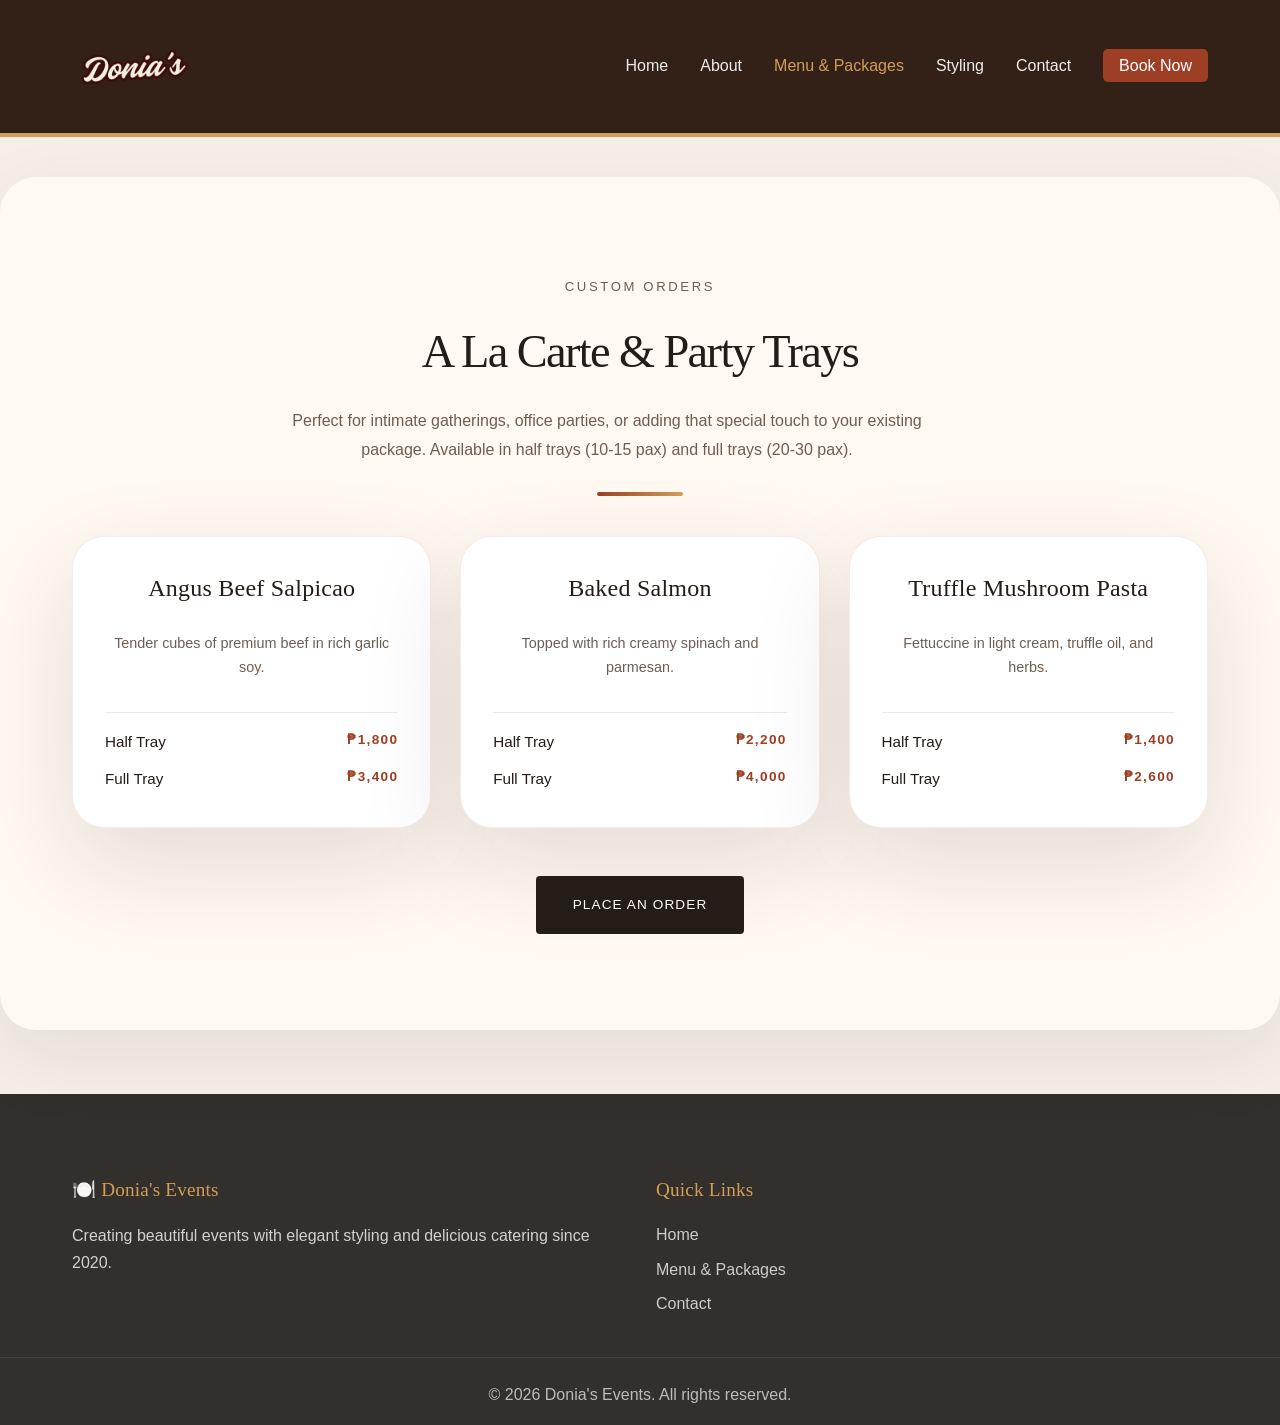
<file: Clark Ver/alacarte.html>
<!DOCTYPE html>
<html lang="en">
<head>
    <meta charset="UTF-8">
    <meta name="viewport" content="width=device-width, initial-scale=1.0">
    <title>A La Carte Menu - Donia's Events</title>
    <link rel="stylesheet" href="styles.css">
</head>
<body>
    <nav class="navbar">
        <div class="nav-container">
            <a href="index.html" class="logo">
                <img src="donias-logo.png" alt="Donia's Events logo" class="logo-img">
            </a>
            <ul class="nav-menu">
                <li><a href="index.html">Home</a></li>
                <li><a href="about.html">About</a></li>
                <li><a href="menu-packages.html" class="active">Menu & Packages</a></li>
                <li><a href="styling.html">Styling</a></li>
                <li><a href="contact.html">Contact</a></li>
                <li><a href="booking.html" class="btn-book">Book Now</a></li>
            </ul>
        </div>
    </nav>

    <main>
        <section class="section page-intro">
            <div class="container">
                <div class="page-header text-center">
                    <p class="eyebrow">Custom Orders</p>
                    <h2>A La Carte & Party Trays</h2>
                    <p>Perfect for intimate gatherings, office parties, or adding that special touch to your existing package. Available in half trays (10-15 pax) and full trays (20-30 pax).</p>
                    <div class="section-divider"></div>
                </div>

                <div class="package-grid">
                    <!-- A La Carte Item 1 -->
                    <div class="package-card" style="padding: 2rem;">
                        <h3 style="font-size: 1.5rem; margin-bottom: 0;">Angus Beef Salpicao</h3>
                        <p style="color: var(--text-muted); font-size: 0.9rem; margin-top: 0;">Tender cubes of premium beef in rich garlic soy.</p>
                        <div style="text-align: left; width: 100%; border-top: 1px solid #eaeaea; padding-top: 1rem; margin-top: 0.5rem;">
                            <div style="display: flex; justify-content: space-between; margin-bottom: 0.5rem;">
                                <span class="menu-item">Half Tray</span>
                                <span class="menu-course" style="margin: 0;">₱1,800</span>
                            </div>
                            <div style="display: flex; justify-content: space-between;">
                                <span class="menu-item">Full Tray</span>
                                <span class="menu-course" style="margin: 0;">₱3,400</span>
                            </div>
                        </div>
                    </div>

                    <!-- A La Carte Item 2 -->
                    <div class="package-card" style="padding: 2rem;">
                        <h3 style="font-size: 1.5rem; margin-bottom: 0;">Baked Salmon</h3>
                        <p style="color: var(--text-muted); font-size: 0.9rem; margin-top: 0;">Topped with rich creamy spinach and parmesan.</p>
                        <div style="text-align: left; width: 100%; border-top: 1px solid #eaeaea; padding-top: 1rem; margin-top: 0.5rem;">
                            <div style="display: flex; justify-content: space-between; margin-bottom: 0.5rem;">
                                <span class="menu-item">Half Tray</span>
                                <span class="menu-course" style="margin: 0;">₱2,200</span>
                            </div>
                            <div style="display: flex; justify-content: space-between;">
                                <span class="menu-item">Full Tray</span>
                                <span class="menu-course" style="margin: 0;">₱4,000</span>
                            </div>
                        </div>
                    </div>

                    <!-- A La Carte Item 3 -->
                    <div class="package-card" style="padding: 2rem;">
                        <h3 style="font-size: 1.5rem; margin-bottom: 0;">Truffle Mushroom Pasta</h3>
                        <p style="color: var(--text-muted); font-size: 0.9rem; margin-top: 0;">Fettuccine in light cream, truffle oil, and herbs.</p>
                        <div style="text-align: left; width: 100%; border-top: 1px solid #eaeaea; padding-top: 1rem; margin-top: 0.5rem;">
                            <div style="display: flex; justify-content: space-between; margin-bottom: 0.5rem;">
                                <span class="menu-item">Half Tray</span>
                                <span class="menu-course" style="margin: 0;">₱1,400</span>
                            </div>
                            <div style="display: flex; justify-content: space-between;">
                                <span class="menu-item">Full Tray</span>
                                <span class="menu-course" style="margin: 0;">₱2,600</span>
                            </div>
                        </div>
                    </div>
                </div>
                
                <div style="text-align: center; margin-top: 3rem;">
                    <a href="booking.html" class="btn btn-primary">Place an Order</a>
                </div>
            </div>
        </section>
    </main>

    <footer class="footer">
        <div class="container footer-content">
            <div class="footer-section">
                <h4>🍽️ Donia's Events</h4>
                <p>Creating beautiful events with elegant styling and delicious catering since 2020.</p>
            </div>
            <div class="footer-section">
                <h4>Quick Links</h4>
                <ul>
                    <li><a href="index.html">Home</a></li>
                    <li><a href="menu-packages.html">Menu & Packages</a></li>
                    <li><a href="contact.html">Contact</a></li>
                </ul>
            </div>
        </div>
        <div class="footer-bottom">
            <p>&copy; 2026 Donia's Events. All rights reserved.</p>
        </div>
    </footer>
    <script src="script.js"></script>
</body>
</html>
</file>
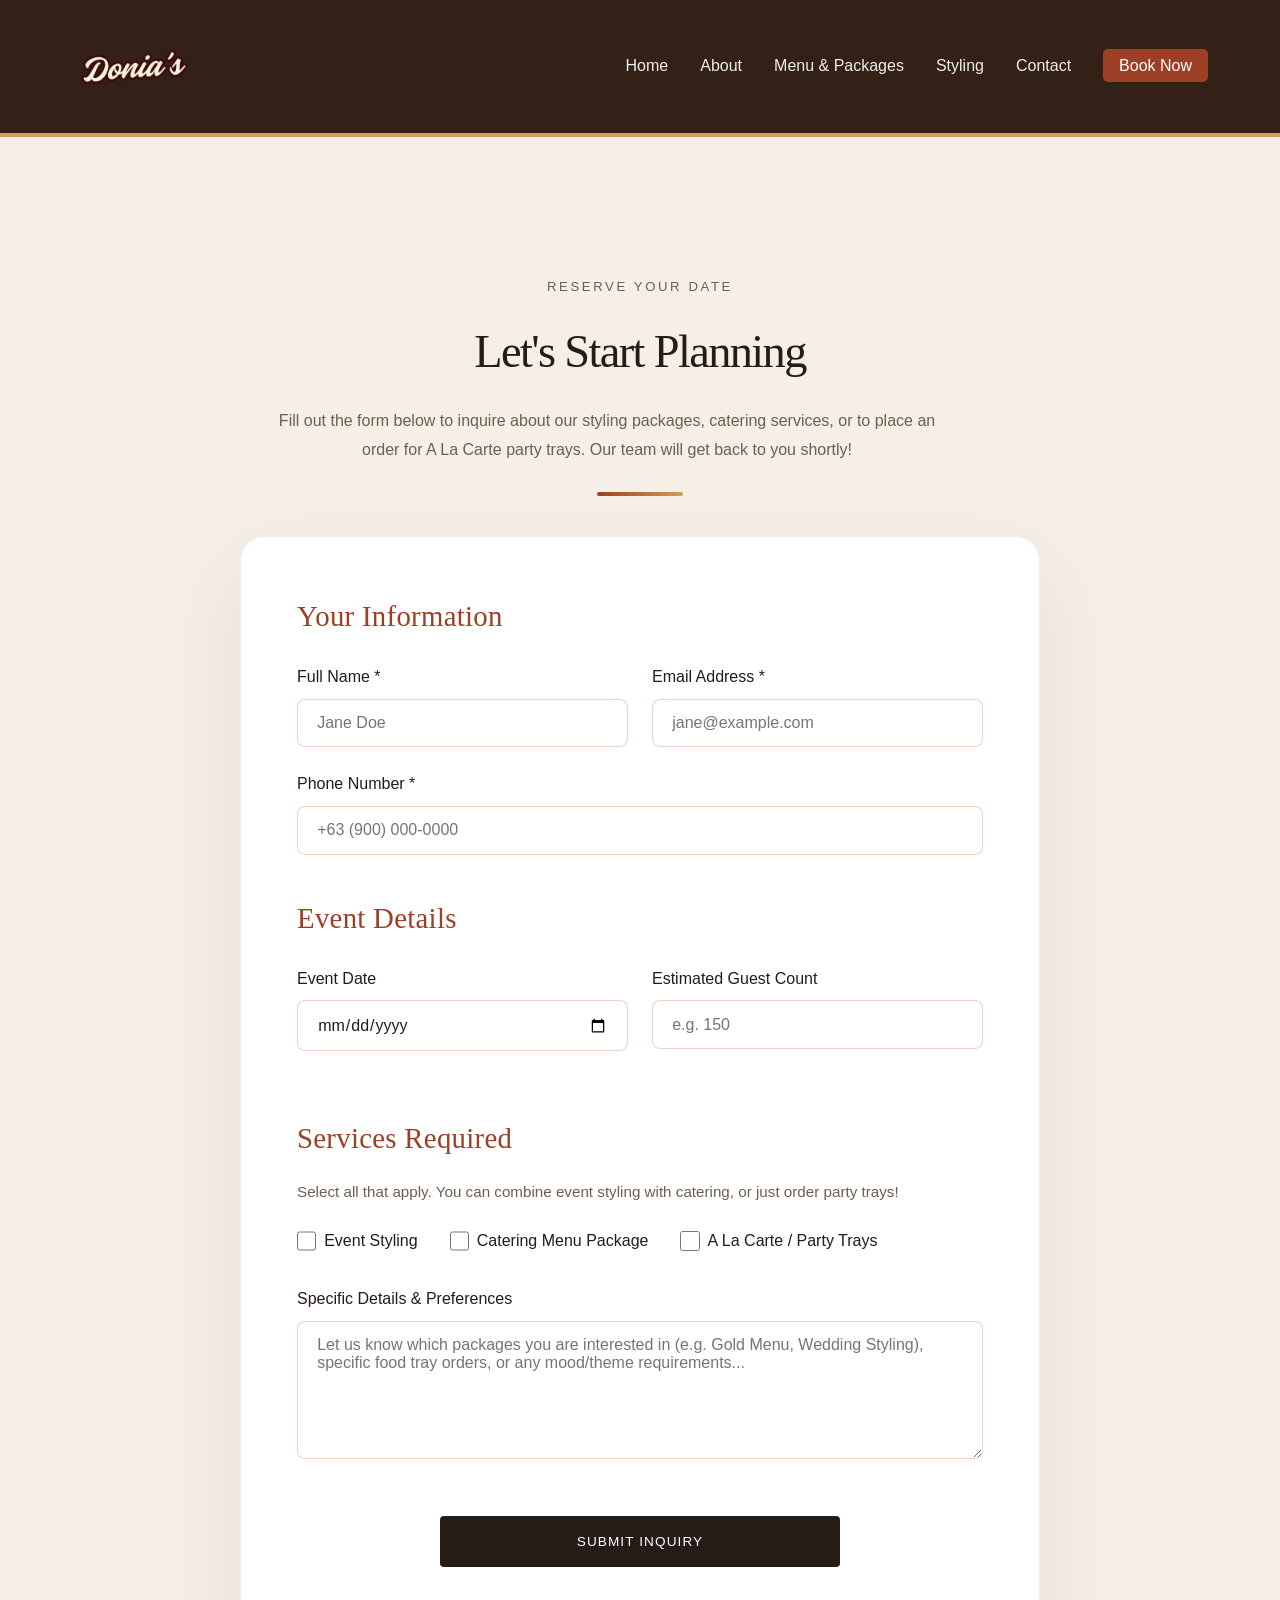
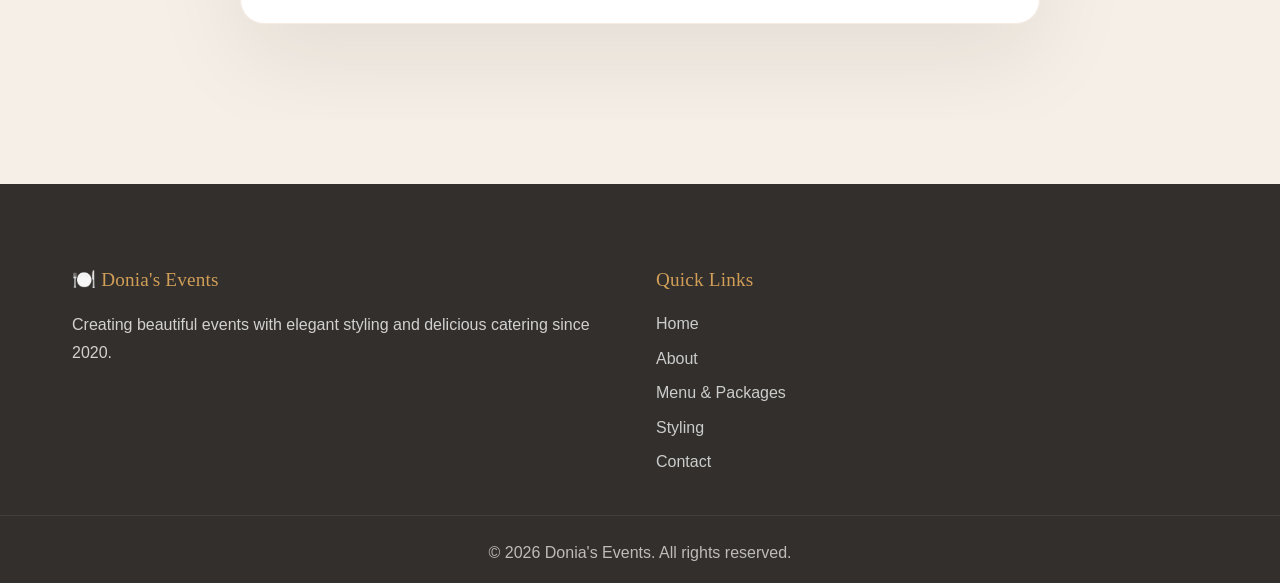
<file: Clark Ver/booking.html>
<!DOCTYPE html>
<html lang="en">
<head>
    <meta charset="UTF-8">
    <meta name="viewport" content="width=device-width, initial-scale=1.0">
    <title>Book Now - Donia's Events</title>
    <link rel="stylesheet" href="styles.css">
</head>
<body>
    <nav class="navbar">
        <div class="nav-container">
            <a href="index.html" class="logo">
                <img src="donias-logo.png" alt="Donia's Events logo" class="logo-img">
            </a>
            <ul class="nav-menu">
                <li><a href="index.html">Home</a></li>
                <li><a href="about.html">About</a></li>
                <li><a href="menu-packages.html">Menu & Packages</a></li>
                <li><a href="styling.html">Styling</a></li>
                <li><a href="contact.html">Contact</a></li>
                <li><a href="booking.html" class="btn-book active">Book Now</a></li>
            </ul>
        </div>
    </nav>

    <main>
        <section class="section page-intro" style="background: transparent; box-shadow: none;">
            <div class="container">
                <div class="page-header text-center">
                    <p class="eyebrow">Reserve Your Date</p>
                    <h2>Let's Start Planning</h2>
                    <p>Fill out the form below to inquire about our styling packages, catering services, or to place an order for A La Carte party trays. Our team will get back to you shortly!</p>
                    <div class="section-divider"></div>
                </div>

                <!-- BOOKING FORM -->
                <form class="booking-form" action="#" method="POST">
                    <h3 style="margin-bottom: 1.5rem; color: var(--primary-color); font-size: 1.8rem;">Your Information</h3>
                    <div class="form-row">
                        <div class="form-group">
                            <label class="form-label">Full Name *</label>
                            <input type="text" class="form-control" placeholder="Jane Doe" required>
                        </div>
                        <div class="form-group">
                            <label class="form-label">Email Address *</label>
                            <input type="email" class="form-control" placeholder="jane@example.com" required>
                        </div>
                    </div>
                    <div class="form-group">
                        <label class="form-label">Phone Number *</label>
                        <input type="tel" class="form-control" placeholder="+63 (900) 000-0000" required>
                    </div>

                    <h3 style="margin: 2.5rem 0 1.5rem; color: var(--primary-color); font-size: 1.8rem;">Event Details</h3>
                    <div class="form-row">
                        <div class="form-group">
                            <label class="form-label">Event Date</label>
                            <input type="date" class="form-control">
                        </div>
                        <div class="form-group">
                            <label class="form-label">Estimated Guest Count</label>
                            <input type="number" class="form-control" placeholder="e.g. 150">
                        </div>
                    </div>

                    <h3 style="margin: 2.5rem 0 1rem; color: var(--primary-color); font-size: 1.8rem;">Services Required</h3>
                    <p style="color: var(--text-muted); margin-bottom: 1.5rem; font-size: 0.95rem;">Select all that apply. You can combine event styling with catering, or just order party trays!</p>
                    
                    <div class="form-group checkbox-group">
                        <label class="checkbox-label"><input type="checkbox" name="services" value="Styling"> Event Styling</label>
                        <label class="checkbox-label"><input type="checkbox" name="services" value="Catering"> Catering Menu Package</label>
                        <label class="checkbox-label"><input type="checkbox" name="services" value="Alacarte"> A La Carte / Party Trays</label>
                    </div>

                    <div class="form-group" style="margin-top: 2rem;">
                        <label class="form-label">Specific Details & Preferences</label>
                        <textarea class="form-control" rows="6" placeholder="Let us know which packages you are interested in (e.g. Gold Menu, Wedding Styling), specific food tray orders, or any mood/theme requirements..."></textarea>
                    </div>

                    <div style="text-align: center; margin-top: 3rem;">
                        <button type="submit" class="btn btn-primary" style="width: 100%; max-width: 400px;">Submit Inquiry</button>
                    </div>
                </form>
            </div>
        </section>
    </main>

    <footer class="footer">
        <div class="container footer-content">
            <div class="footer-section">
                <h4>🍽️ Donia's Events</h4>
                <p>Creating beautiful events with elegant styling and delicious catering since 2020.</p>
            </div>
            <div class="footer-section">
                <h4>Quick Links</h4>
                <ul>
                    <li><a href="index.html">Home</a></li>
                    <li><a href="about.html">About</a></li>
                    <li><a href="menu-packages.html">Menu & Packages</a></li>
                    <li><a href="styling.html">Styling</a></li>
                    <li><a href="contact.html">Contact</a></li>
                </ul>
            </div>
        </div>
        <div class="footer-bottom">
            <p>&copy; 2026 Donia's Events. All rights reserved.</p>
        </div>
    </footer>

    <script src="script.js"></script>
</body>
</html>
</file>
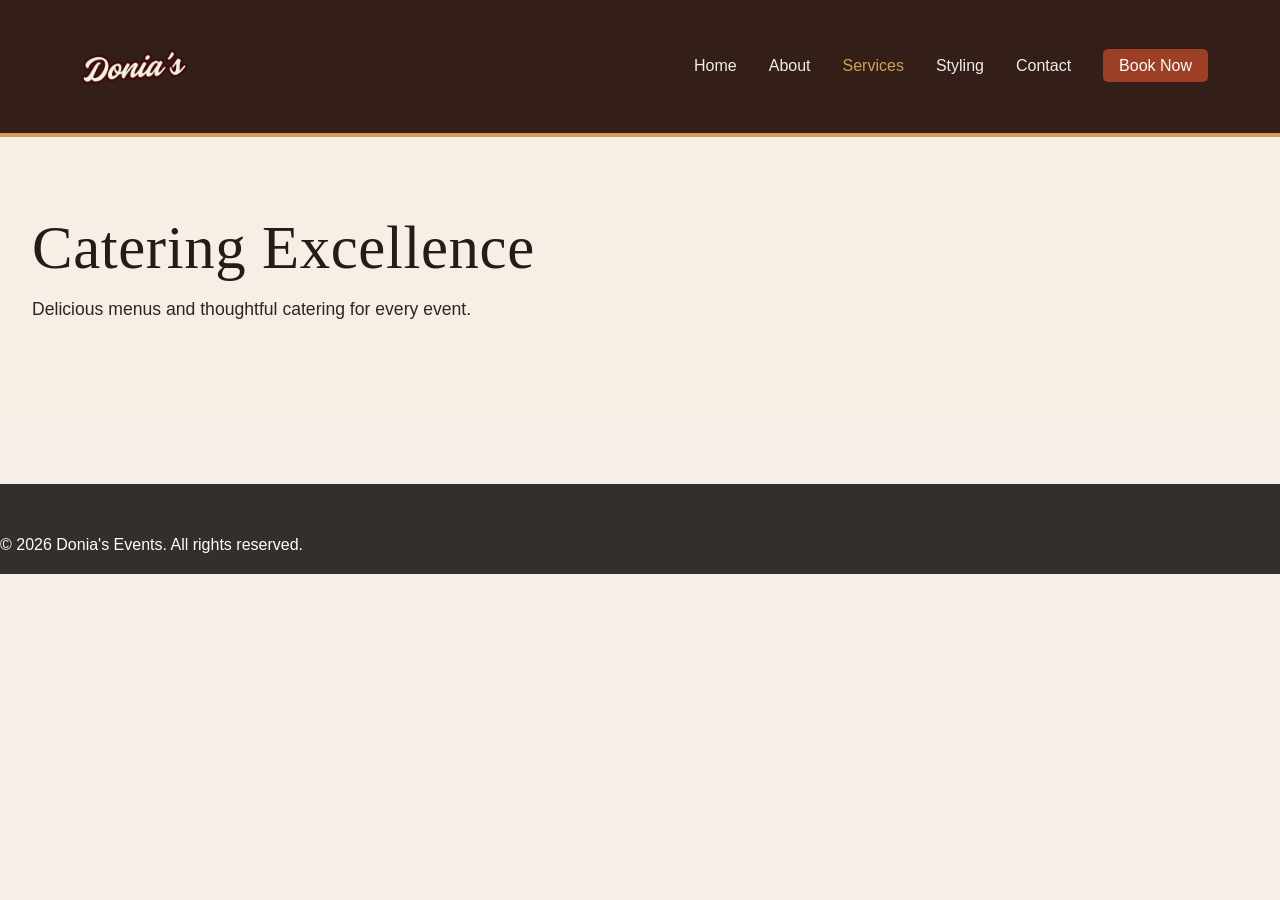
<file: Clark Ver/services.html>
<!DOCTYPE html>
<html lang="en">
<head>
    <meta charset="UTF-8">
    <meta name="viewport" content="width=device-width, initial-scale=1.0">
    <title>Catering - Donia's Events</title>
    <link rel="stylesheet" href="styles.css">
</head>
<body>
    <nav class="navbar">
        <div class="nav-container">
            <a href="index.html" class="logo">
                <img src="donias-logo.png" alt="Donia's Events logo" class="logo-img">
            </a>
            <ul class="nav-menu">
                <li><a href="index.html">Home</a></li>
                <li><a href="about.html">About</a></li>
                <li><a href="services.html" class="active">Services</a></li>
                <li><a href="styling.html">Styling</a></li>
                <li><a href="contact.html">Contact</a></li>
                <li><a href="booking.html" class="btn-book">Book Now</a></li>
            </ul>
        </div>
    </nav>

    <main>
        <section class="hero">
            <div class="hero-content">
                <h1>Catering Excellence</h1>
                <p>Delicious menus and thoughtful catering for every event.</p>
            </div>
        </section>
    </main>

    <footer class="footer">
        <p>&copy; 2026 Donia's Events. All rights reserved.</p>
    </footer>

    <script src="script.js"></script>
</body>
</html>
</file>
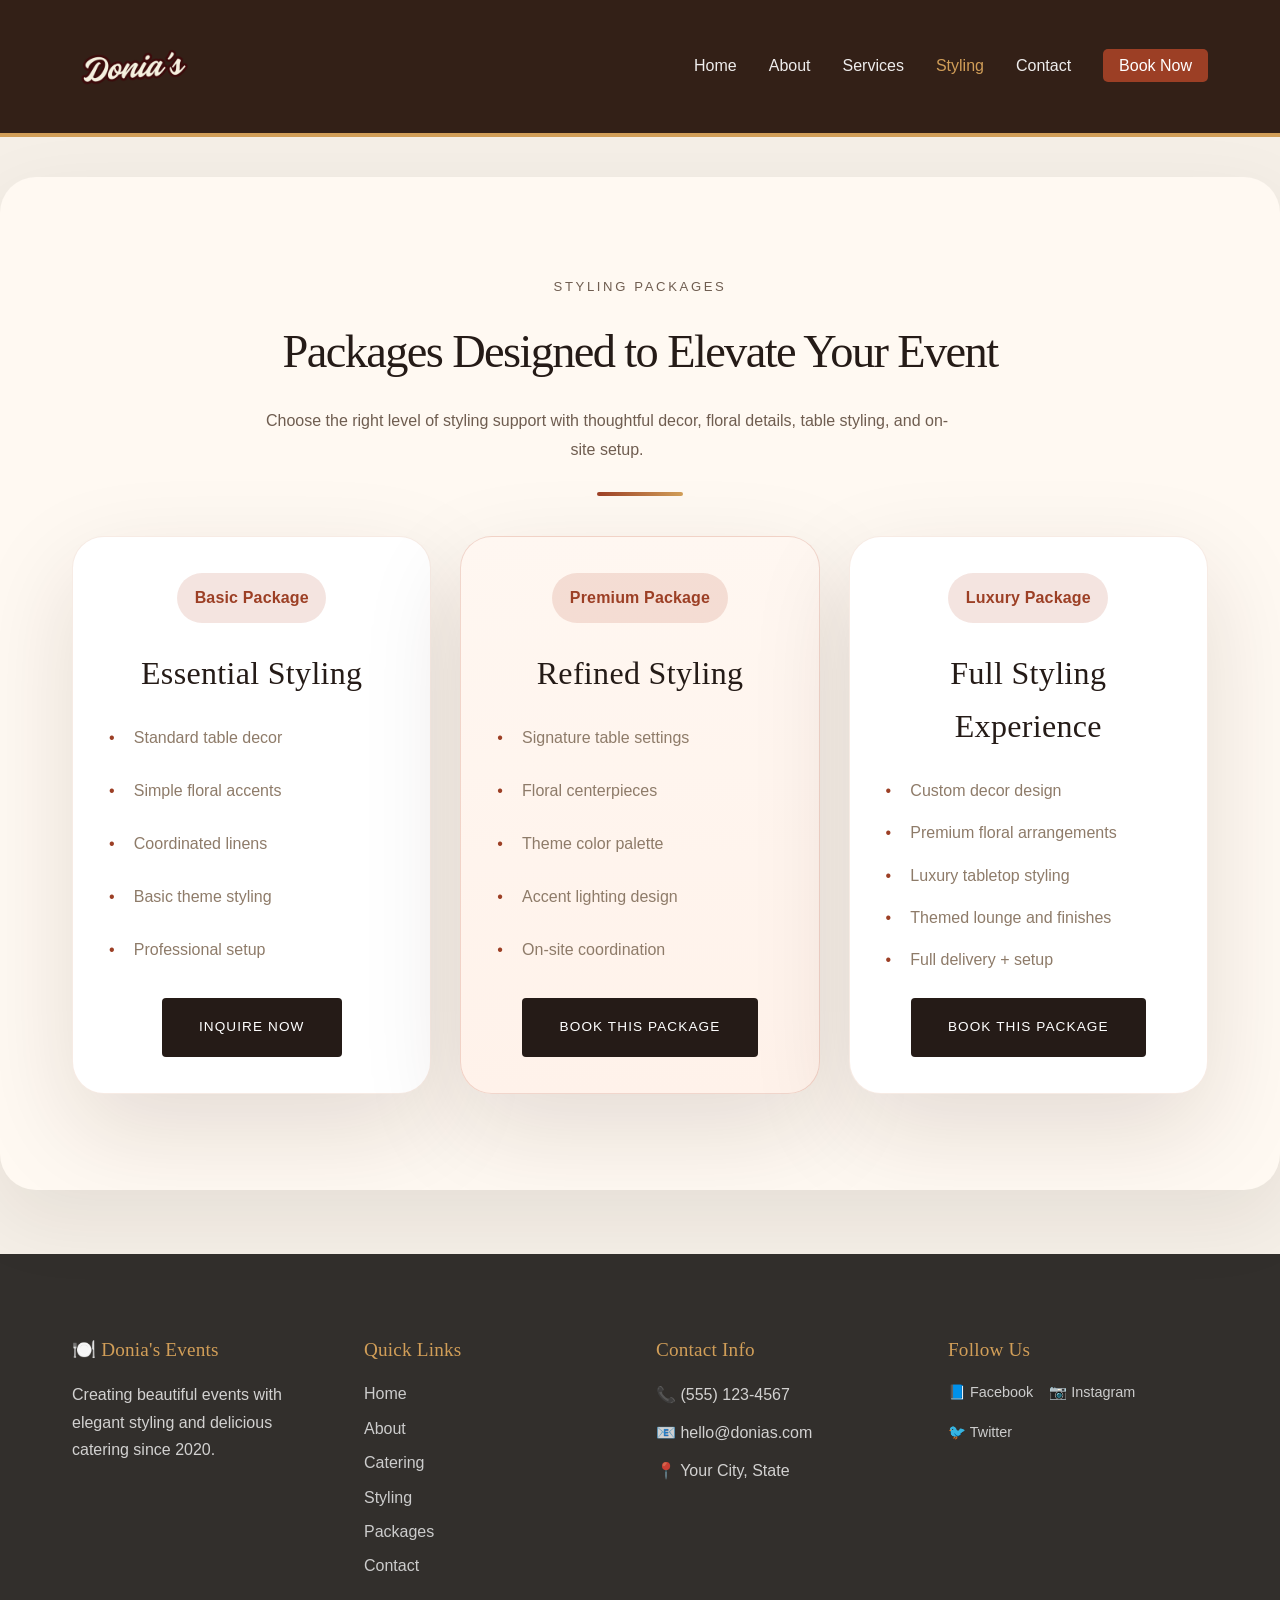
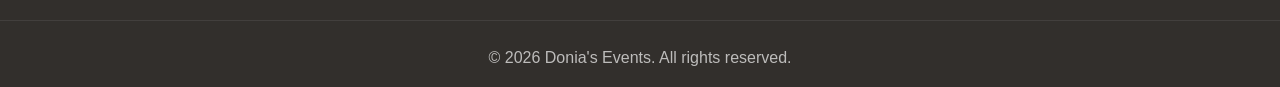
<file: Clark Ver/styling-packages.html>
<!DOCTYPE html>
<html lang="en">
<head>
    <meta charset="UTF-8">
    <meta name="viewport" content="width=device-width, initial-scale=1.0">
    <title>Styling Packages - Donia's Events</title>
    <link rel="stylesheet" href="styles.css">
</head>
<body>
    <nav class="navbar">
        <div class="nav-container">
            <a href="index.html" class="logo">
                <img src="donias-logo.png" alt="Donia's Events logo" class="logo-img">
            </a>
            <ul class="nav-menu">
                <li><a href="index.html">Home</a></li>
                <li><a href="about.html">About</a></li>
                <li><a href="services.html">Services</a></li>
                <li><a href="styling.html" class="active">Styling</a></li>
                <li><a href="contact.html">Contact</a></li>
                <li><a href="booking.html" class="btn-book">Book Now</a></li>
            </ul>
        </div>
    </nav>

    <main>
        <section class="section page-intro">
            <div class="container">
                <div class="page-header text-center">
                    <p class="eyebrow">Styling Packages</p>
                    <h2>Packages Designed to Elevate Your Event</h2>
                    <p>Choose the right level of styling support with thoughtful decor, floral details, table styling, and on-site setup.</p>
                    <div class="section-divider"></div>
                </div>

                <!-- PACKAGE CONTENT -->
                <div class="package-grid">
                    <article class="package-card reveal-item">
                        <div class="package-badge">Basic Package</div>
                        <h3>Essential Styling</h3>
                        <ul>
                            <li>Standard table decor</li>
                            <li>Simple floral accents</li>
                            <li>Coordinated linens</li>
                            <li>Basic theme styling</li>
                            <li>Professional setup</li>
                        </ul>
                        <a href="contact.html" class="btn btn-primary">Inquire Now</a>
                    </article>

                    <article class="package-card package-premium reveal-item">
                        <div class="package-badge">Premium Package</div>
                        <h3>Refined Styling</h3>
                        <ul>
                            <li>Signature table settings</li>
                            <li>Floral centerpieces</li>
                            <li>Theme color palette</li>
                            <li>Accent lighting design</li>
                            <li>On-site coordination</li>
                        </ul>
                        <a href="contact.html" class="btn btn-primary">Book This Package</a>
                    </article>

                    <article class="package-card reveal-item">
                        <div class="package-badge">Luxury Package</div>
                        <h3>Full Styling Experience</h3>
                        <ul>
                            <li>Custom decor design</li>
                            <li>Premium floral arrangements</li>
                            <li>Luxury tabletop styling</li>
                            <li>Themed lounge and finishes</li>
                            <li>Full delivery + setup</li>
                        </ul>
                        <a href="contact.html" class="btn btn-primary">Book This Package</a>
                    </article>
                </div>
            </div>
        </section>
    </main>

    <footer class="footer">
        <div class="container footer-content">
            <div class="footer-section">
                <h4>🍽️ Donia's Events</h4>
                <p>Creating beautiful events with elegant styling and delicious catering since 2020.</p>
            </div>
            <div class="footer-section">
                <h4>Quick Links</h4>
                <ul>
                    <li><a href="index.html">Home</a></li>
                    <li><a href="about.html">About</a></li>
                    <li><a href="services.html">Catering</a></li>
                    <li><a href="styling.html">Styling</a></li>
                    <li><a href="styling-packages.html">Packages</a></li>
                    <li><a href="contact.html">Contact</a></li>
                </ul>
            </div>
            <div class="footer-section">
                <h4>Contact Info</h4>
                <p>📞 (555) 123-4567</p>
                <p>📧 hello@donias.com</p>
                <p>📍 Your City, State</p>
            </div>
            <div class="footer-section">
                <h4>Follow Us</h4>
                <div class="social-links">
                    <a href="#" class="social-link">📘 Facebook</a>
                    <a href="#" class="social-link">📷 Instagram</a>
                    <a href="#" class="social-link">🐦 Twitter</a>
                </div>
            </div>
        </div>
        <div class="footer-bottom">
            <p>&copy; 2026 Donia's Events. All rights reserved.</p>
        </div>
    </footer>

    <script src="script.js"></script>
</body>
</html>
</file>
<file: Clark Ver/styles.css>
/* ===== VARIABLES (Color Palette) ===== */
:root {
    --primary-color: #9c3f25;    /* Warm auburn */
    --accent-color: #d19e58;     /* Golden bronze */
    --accent-strong: #95512b;    /* Rich accent */
    --bg-color: #f5efe7;         /* Soft cream */
    --surface-ivory: #fff9f2;    /* Light ivory */
    --surface-cream: #f7efe5;    /* Warm cream */
    --surface-sand: #ede2d7;     /* Muted sand */
    --surface-warm: #e7d6c8;     /* Warm taupe */
    --surface-charcoal: #322f2c; /* Deep contrast */
    --text-dark: #251b17;        /* Rich dark text */
    --dark-text: #251b17;        /* Legacy dark text alias */
    --text-muted: #6f5d50;       /* Soft secondary text */
    --light-text: #8e7b69;      /* Warm secondary text */
    --text-light: #f4ede7;       /* Light text on dark sections */
    --white: #ffffff;
    --border-color: rgba(209, 156, 105, 0.26);
    --shadow-soft: rgba(34, 23, 17, 0.12);
}

/* ===== GLOBAL STYLES ===== */
* {
    margin: 0;
    padding: 0;
    box-sizing: border-box;
}

body {
    font-family: "Inter", "Segoe UI", "Helvetica Neue", Arial, sans-serif;
    line-height: 1.65;
    color: var(--text-dark);
    background: var(--bg-color);
}

a {
    text-decoration: none;
    color: inherit;
}

h1, h2, h3, h4, h5, h6 {
    font-family: "Playfair Display", "Georgia", serif;
    letter-spacing: 0.01em;
    font-weight: 400;
}

.text-center {
    text-align: center;
}

/* ===== NAVBAR STYLES ===== */
.navbar {
    background-color: rgba(43, 23, 15, 0.96);
    border-bottom: 4px solid var(--accent-color);
    position: sticky;
    top: 0;
    z-index: 100;
}

.nav-container {
    max-width: 1200px;
    margin: 0 auto;
    padding: 0.4rem 2rem;
    display: flex;
    justify-content: space-between;
    align-items: center;
}

.logo {
    display: flex;
    align-items: center;
    gap: 0.85rem;
    font-size: 1.2rem;
    font-weight: 500;
    font-family: "Playfair Display", "Georgia", serif;
    color: var(--white);
}

.logo-img {
    width: 120px;
    height: auto;
}

.nav-menu {
    display: flex;
    list-style: none;
    gap: 2rem;
    align-items: center;
}

.nav-menu a {
    color: rgba(255,255,255,0.92);
    font-weight: 500;
    transition: color 0.3s ease;
}

.nav-menu a:hover,
.nav-menu a.active {
    color: var(--accent-color);
}

.btn-book {
    background-color: var(--primary-color);
    color: var(--white) !important;
    padding: 0.5rem 1rem;
    border-radius: 5px;
    transition: background-color 0.3s;
}

.btn-book:hover {
    background-color: #b85a4a;
}

/* ===== HERO SECTION ===== */
.hero, .hero-panel {
    background: var(--surface-cream);
    color: var(--text-dark);
    padding: 5rem 2rem 6rem;
    text-align: left;
    position: relative;
    overflow: hidden;
}

.hero-content h1 {
    font-size: clamp(2.8rem, 5vw, 3.8rem);
    margin-bottom: 1rem;
    line-height: 1.02;
}

.hero-content p {
    font-size: 1.1rem;
    opacity: 0.95;
}

.hero-title {
    font-size: 3.7rem;
    margin-bottom: 1rem;
    font-weight: 800;
    line-height: 1.05;
}

.hero-highlight {
    color: var(--primary-color);
}

.hero-subtitle {
    font-size: 1.35rem;
    margin-bottom: 1.5rem;
    opacity: 0.9;
}

.hero-buttons {
    display: flex;
    gap: 1rem;
    justify-content: flex-start;
    flex-wrap: wrap;
}

.btn {
    display: inline-block;
    padding: 1rem 2.2rem;
    border-radius: 4px;
    font-weight: 500;
    letter-spacing: 0.08em;
    text-transform: uppercase;
    font-size: 0.85rem;
    text-align: center;
    transition: transform 0.25s ease, box-shadow 0.25s ease, background 0.25s ease;
    text-decoration: none;
}

.btn-primary {
    background: var(--text-dark);
    color: var(--white);
    border: 2px solid transparent;
}

.btn-primary:hover {
    background: var(--accent-color);
}

.btn-secondary {
    background-color: transparent;
    color: var(--text-dark);
    border: 1px solid var(--text-dark);
}

.btn-secondary:hover {
    background-color: rgba(255,255,255,1);
    color: var(--primary-color);
}

.hero-grid {
    display: flex;
    align-items: center;
    justify-content: space-between;
    gap: 2rem;
    flex-wrap: wrap;
}

.hero-copy {
    max-width: 560px;
    text-align: left;
}

.eyebrow {
    display: inline-block;
    margin-bottom: 1rem;
    letter-spacing: 0.2em;
    text-transform: uppercase;
    color: var(--primary-color);
    font-size: 0.82rem;
}

.hero-subtitle {
    font-size: 1.2rem;
    max-width: 520px;
    margin-bottom: 2rem;
    color: var(--dark-text);
    line-height: 1.7;
}

.hero-image {
    width: 100%;
    max-width: 520px;
    min-height: 420px;
    border-radius: 200px 200px 0 0; /* Creates an elegant arch */
    margin-bottom: 2rem;
    overflow: hidden;
    box-shadow: 0 20px 50px rgba(0,0,0,0.06);
    background-color: #fff3e8;
}

.hero-slider {
    position: relative;
    width: 100%;
    height: 100%;
}

.slide {
    position: absolute;
    inset: 0;
    background-size: cover;
    background-position: center;
    opacity: 0;
    transform: scale(1);
    animation: slideFade 12s infinite ease-in-out;
    border-radius: 32px;
}

.slide-1 {
    background-image: linear-gradient(rgba(0,0,0,0.03), rgba(0,0,0,0.03)), url('hero-slide-1.jpg');
    animation-delay: 0s;
}

.slide-2 {
    background-image: linear-gradient(rgba(0,0,0,0.03), rgba(0,0,0,0.03)), url('hero-slide-2.jpg');
    animation-delay: 4s;
}

.slide-3 {
    background-image: linear-gradient(rgba(0,0,0,0.03), rgba(0,0,0,0.03)), url('hero-slide-3.jpg');
    animation-delay: 8s;
}

@keyframes slideFade {
    0%, 8% {
        opacity: 0;
        transform: scale(1);
    }
    10%, 30% {
        opacity: 1;
        transform: scale(1.03);
    }
    32%, 100% {
        opacity: 0;
        transform: scale(1.08);
    }
}

.hero-wave {
    position: absolute;
    left: 0;
    right: 0;
    bottom: -20px;
    height: 120px;
    background: var(--surface-ivory);
    border-radius: 0 0 48% 48% / 0 0 100% 100%;
}

.page-intro {
    position: relative;
    background: var(--surface-ivory);
    padding: 4rem 2rem;
    border-radius: 42px;
    box-shadow: 0 40px 105px var(--shadow-soft);
    margin-bottom: 3rem;
}

.page-header {
    position: relative;
    z-index: 1;
    max-width: 760px;
    margin: 0 auto 2.5rem;
}

.page-header h2 {
    font-size: clamp(2.9rem, 3.5vw, 3.5rem);
    margin-bottom: 1rem;
    letter-spacing: -0.035em;
}

.page-header p {
    color: var(--text-muted);
    line-height: 1.8;
    max-width: 78ch;
}

.section-divider {
    width: 86px;
    height: 4px;
    margin: 1.7rem auto 0;
    background: linear-gradient(90deg, var(--primary-color), var(--accent-color));
    border-radius: 999px;
}

.hero-panel {
    padding: 4.5rem 0 3.5rem;
    background: transparent;
}

.hero-panel-grid {
    display: grid;
    grid-template-columns: minmax(0, 1.1fr) minmax(360px, 1fr);
    gap: 2rem;
    align-items: center;
}

.hero-copy h1 {
    font-size: clamp(2.8rem, 4vw, 4.2rem);
    line-height: 1.05;
    margin-bottom: 1rem;
}

.hero-text {
    font-size: 1.05rem;
    color: var(--light-text);
    max-width: 620px;
    margin-bottom: 2rem;
}

.hero-visual {
    position: relative;
    min-height: 420px;
    border-radius: 200px 200px 0 0;
    background: var(--surface-cream);
    box-shadow: 0 20px 60px rgba(46, 24, 16, 0.05);
    overflow: hidden;
}

.hero-visual:before {
    display: none;
}

.hero-visual-shape {
    position: absolute;
    left: 12%;
    top: 10%;
    width: 82%;
    height: 78%;
    border-radius: 32px;
    border: 2px solid rgba(212, 147, 107, 0.3);
    box-shadow: inset 0 0 0 1px rgba(255,255,255,0.35);
    background: linear-gradient(180deg, rgba(255,255,255,0.45), rgba(255,255,255,0.1));
}

.hero-visual-panel {
    position: absolute;
    bottom: 24px;
    left: 24px;
    right: 24px;
    padding: 1.75rem 1.5rem;
    background: rgba(255,255,255,0.85);
    border-radius: 24px;
    border: 1px solid rgba(212, 147, 107, 0.15);
    backdrop-filter: blur(10px);
}

.hero-visual-tag {
    display: inline-block;
    padding: 0.55rem 1rem;
    border-radius: 999px;
    background: rgba(179, 65, 36, 0.12);
    color: var(--primary-color);
    font-weight: 700;
    margin-bottom: 0.75rem;
}

.hero-visual-band {
    height: 6px;
    width: 86px;
    border-radius: 999px;
    background: linear-gradient(90deg, var(--primary-color), var(--accent-color));
}

.photo-grid {
    display: grid;
    grid-template-columns: repeat(3, minmax(0, 1fr));
    gap: 1.35rem;
    margin-top: 2rem;
}

.photo-card {
    border-radius: 120px 120px 0 0;
    overflow: hidden;
    background: #fff;
    box-shadow: 0 15px 40px rgba(38, 24, 16, 0.04);
    border: 1px solid var(--surface-sand);
    transition: transform 0.35s ease, box-shadow 0.35s ease;
}

.photo-card:hover {
    transform: translateY(-5px);
    box-shadow: 0 25px 50px rgba(38, 24, 16, 0.08);
}

.photo-swatch {
    min-height: 260px;
    background-size: cover;
    background-position: center;
    position: relative;
}

.photo-swatch::after {
    content: '';
    position: absolute;
    inset: 0;
    background: linear-gradient(180deg, rgba(0,0,0,0.08), transparent 45%, rgba(0,0,0,0.05));
}

.photo-card span {
    display: block;
    padding: 1.4rem 1.5rem;
    font-weight: 700;
    color: var(--dark-text);
}

.category-panel {
    padding: 4rem 2rem 3.5rem;
    background: var(--surface-sand);
    border-radius: 40px;
    box-shadow: 0 36px 92px rgba(38, 24, 16, 0.08);
}

.category-grid {
    display: grid;
    grid-template-columns: repeat(3, minmax(0, 1fr));
    gap: 1rem;
    margin-top: 1.8rem;
}

.category-chip {
    display: inline-flex;
    align-items: center;
    justify-content: center;
    padding: 1rem 1.4rem;
    border-radius: 999px;
    border: 1px solid rgba(209, 150, 103, 0.24);
    background: rgba(255,255,255,0.96);
    color: var(--text-dark);
    font-weight: 700;
    box-shadow: 0 14px 34px rgba(38, 24, 16, 0.1);
    transition: transform 0.25s ease, background 0.25s ease, border-color 0.25s ease, color 0.25s ease;
    text-decoration: none;
}

.category-chip:hover {
    background: var(--accent-color);
    color: var(--white);
    transform: translateY(-3px);
    border-color: var(--accent-color);
}

.cta-grid {
    display: grid;
    grid-template-columns: repeat(2, minmax(0, 1fr));
    gap: 1.5rem;
    align-items: stretch;
}

.cta-card {
    display: block;
    padding: 2rem;
    border-radius: 28px;
    background: #fff;
    border: 1px solid rgba(212, 147, 107, 0.16);
    box-shadow: 0 32px 80px rgba(45, 22, 12, 0.09);
    color: var(--dark-text);
    transition: transform 0.25s ease, box-shadow 0.25s ease;
}

.cta-card:hover {
    transform: translateY(-3px);
    box-shadow: 0 40px 90px rgba(45, 22, 12, 0.14);
}

.cta-card h3 {
    margin-bottom: 1rem;
}

.cta-card p {
    color: var(--light-text);
    line-height: 1.8;
}

.gallery-tabs {
    display: flex;
    flex-wrap: wrap;
    gap: 0.9rem;
    justify-content: center;
    margin-top: 1.5rem;
}

.filter-button {
    border: 1px solid rgba(212, 147, 107, 0.25);
    background: rgba(255,255,255,0.95);
    color: var(--dark-text);
    padding: 0.95rem 1.35rem;
    border-radius: 999px;
    cursor: pointer;
    font-weight: 700;
    transition: background 0.25s ease, color 0.25s ease, transform 0.25s ease;
}

.filter-button.active,
.filter-button:hover {
    background: var(--accent-color);
    color: var(--white);
    border-color: var(--accent-color);
    transform: translateY(-2px);
}

.swatch-1 { background: url('gallery-wedding-tablescape.jpg') center/cover; }
.swatch-2 { background: url('gallery-debut-floral.jpg') center/cover; }
.swatch-3 { background: url('gallery-corporate-reception.jpg') center/cover; }
.swatch-4 { background: url('gallery-garden-lounge.jpg') center/cover; }
.swatch-5 { background: url('gallery-rustic-gathering.jpg') center/cover; }
.swatch-6 { background: url('gallery-elegant-evening.jpg') center/cover; }
.swatch-7 { background: url('gallery-arched-ceremony.jpg') center/cover; }
.swatch-8 { background: url('gallery-executive-table.jpg') center/cover; }

.gallery-grid {
    display: grid;
    grid-template-columns: repeat(12, minmax(0, 1fr));
    gap: 1.5rem;
    margin-top: 2rem;
}

.gallery-card {
    grid-column: span 6;
    border-radius: 8px; /* Clean edges */
    overflow: hidden;
    background: #fff;
    border: none;
    box-shadow: 0 15px 40px rgba(45, 22, 12, 0.06);
    transition: transform 0.35s ease, box-shadow 0.35s ease, filter 0.35s ease;
    cursor: pointer;
}

.gallery-card.wide {
    grid-column: span 12;
    min-height: 360px;
}

.gallery-card.tall {
    grid-row: span 2;
    min-height: 520px;
}

.gallery-card:hover {
    transform: translateY(-5px);
    box-shadow: 0 40px 110px rgba(45, 22, 12, 0.16);
    filter: saturate(1.05);
}

.gallery-photo {
    min-height: 280px;
    transition: transform 0.5s ease;
}

.gallery-card:hover .gallery-photo {
    transform: scale(1.04);
}

.gallery-photo::after {
    content: '';
    position: absolute;
    inset: 0;
    background: linear-gradient(180deg, rgba(0,0,0,0.08), transparent 50%, rgba(0,0,0,0.04));
}

.gallery-card .gallery-photo,
.gallery-card .gallery-label {
    position: relative;
}

.gallery-label {
    padding: 1.4rem 1.5rem;
    font-weight: 700;
    color: var(--dark-text);
    background: #fff;
}

.gallery-note {
    margin-top: 2rem;
    padding: 2rem 2.2rem;
    border-radius: 28px;
    background: rgba(255, 241, 227, 0.85);
    text-align: center;
    color: var(--dark-text);
    border: 1px solid rgba(212, 147, 107, 0.18);
    box-shadow: 0 20px 55px rgba(45, 22, 12, 0.08);
}

.package-grid {
    display: grid;
    grid-template-columns: repeat(3, minmax(0, 1fr));
    gap: 1.8rem;
    margin-top: 2.5rem;
    align-items: stretch;
}

.package-card {
    width: 100%;
    background: #fff;
    padding: 2.25rem;
    border-radius: 32px;
    box-shadow: 0 36px 100px rgba(45, 22, 12, 0.13);
    border: 1px solid rgba(212, 147, 107, 0.18);
    display: flex;
    flex-direction: column;
    gap: 1.5rem;
    text-align: center;
    align-items: center;
    transition: transform 0.35s ease, box-shadow 0.35s ease;
}

.package-card:hover {
    transform: translateY(-6px);
    box-shadow: 0 48px 120px rgba(45, 22, 12, 0.18);
}

.package-card h3 {
    font-size: 2rem;
}

.package-card ul {
    list-style: none;
    padding: 0;
    margin: 0;
    display: grid;
    gap: 0.9rem;
    flex-grow: 1;
    text-align: left;
    width: 100%;
}

.package-card ul li {
    color: var(--light-text);
    line-height: 1.75;
    position: relative;
    padding-left: 1.55rem;
}

.package-card ul li:before {
    content: '•';
    position: absolute;
    left: 0;
    top: 0;
    color: var(--primary-color);
}

.package-badge {
    display: inline-flex;
    align-items: center;
    justify-content: center;
    padding: 0.75rem 1.1rem;
    border-radius: 999px;
    background: rgba(179, 65, 36, 0.14);
    color: var(--primary-color);
    font-weight: 700;
    letter-spacing: 0.01em;
}

.package-premium {
    background: linear-gradient(180deg, #fff7f1, #fff2ea);
    border-color: rgba(179, 65, 36, 0.18);
}

.reveal-item {
    opacity: 0;
    transform: translateY(28px);
    transition: opacity 0.8s ease, transform 0.8s ease;
}

.reveal-item.visible {
    opacity: 1;
    transform: translateY(0);
}

.gallery-note {
    margin-top: 2rem;
    padding: 1.75rem 2rem;
    border-radius: 24px;
    background: rgba(255, 241, 227, 0.7);
    text-align: center;
    color: var(--dark-text);
    border: 1px solid rgba(212, 147, 107, 0.18);
}

/* ===== MODAL / LIGHTBOX STYLES ===== */
.modal {
    display: none;
    position: fixed;
    z-index: 9999;
    padding-top: 80px;
    left: 0;
    top: 0;
    width: 100%;
    height: 100%;
    background-color: rgba(0,0,0,0.85);
    backdrop-filter: blur(5px);
    opacity: 0;
    transition: opacity 0.3s ease;
}

.modal.show {
    opacity: 1;
}

.modal-content {
    margin: auto;
    display: block;
    width: 90%;
    max-width: 900px;
    min-height: 500px;
    border-radius: 16px;
    box-shadow: 0 15px 50px rgba(0,0,0,0.4);
}

.modal-caption {
    margin: 1rem auto;
    text-align: center;
    color: #fff;
    font-size: 1.25rem;
    font-weight: 500;
}

.modal-close {
    position: absolute;
    top: 30px;
    right: 40px;
    color: #f1f1f1;
    font-size: 45px;
    font-weight: bold;
    cursor: pointer;
}

@media (max-width: 1024px) {
    .hero-panel-grid,
    .photo-grid,
    .category-grid,
    .cta-grid,
    .package-grid {
        grid-template-columns: 1fr;
    }

    .gallery-grid {
        display: grid;
        grid-template-columns: 1fr;
        gap: 1.75rem;
    }

    .gallery-card.wide,
    .gallery-card.tall {
        grid-column: span 1;
        grid-row: auto;
        min-height: auto;
    }

    .hero-panel {
        padding-top: 3rem;
    }
}

@media (max-width: 768px) {
    .nav-container {
        flex-wrap: wrap;
        justify-content: center;
        gap: 1rem;
    }

    .nav-menu {
        gap: 1rem;
        font-size: 0.95rem;
        flex-wrap: wrap;
        justify-content: center;
    }
    
    .hero-panel {
        padding: 3rem 1.25rem 2rem;
    }

    .hero-copy {
        width: 100%;
        max-width: 640px;
        text-align: center;
    }

    .hero-buttons {
        justify-content: center;
    }

    .hero-visual {
        min-height: 320px;
    }

    .photo-grid,
    .category-grid,
    .cta-grid,
    .gallery-grid,
    .package-grid {
        grid-template-columns: 1fr;
    }

    .btn {
        width: 100%;
        max-width: 100%;
    }

    .filter-button {
        flex: 1 1 auto;
    }
}

/* ==== HOME SECTIONS ==== */
.section {
    position: relative;
    padding: 4rem 2rem;
    margin: 2.5rem 0; /* Standardized gap for all sections */
    overflow: hidden;
}

.section:not(.hero):not(.hero-panel):not(.footer) {
    border-radius: 36px;
    box-shadow: 0 26px 80px rgba(38, 24, 16, 0.08);
}


.intro {
    text-align: center;
    background: var(--surface-ivory);
    padding: 3.75rem 2rem;
    border-radius: 36px;
    box-shadow: 0 34px 90px rgba(38, 24, 16, 0.08);
}

.intro h2 {
    font-size: clamp(2.6rem, 4vw, 3.2rem);
    margin-bottom: 1rem;
}

.intro p {
    max-width: 680px;
    margin: 0 auto;
    color: var(--text-muted);
}

.intro-grid {
    display: grid;
    grid-template-columns: 1fr;
    align-items: center;
    gap: 2.25rem;
    padding-bottom: 2rem;
}

.intro-copy {
    max-width: 700px;
    margin: 0 auto;
}

.intro-services {
    display: flex;
    flex-wrap: wrap;
    gap: 1rem;
    justify-content: center;
    margin-top: 1.75rem;
}

.service-pill {
    display: inline-flex;
    align-items: center;
    justify-content: center;
    padding: 1rem 1.5rem;
    min-width: 150px;
    border-radius: 999px;
    background-color: var(--accent-strong);
    color: var(--white);
    font-weight: 700;
    text-decoration: none;
    transition: transform 0.2s ease, background-color 0.2s ease;
}

.service-pill:hover {
    transform: translateY(-2px);
    background-color: #b25b31;
}

.intro-image {
    width: 100%;
}

.intro-image img {
    width: 100%;
    display: block;
    border-radius: 28px;
    object-fit: cover;
    aspect-ratio: 16 / 9;
    min-height: 360px;
    max-height: 460px;
    box-shadow: 0 34px 105px rgba(38, 24, 16, 0.09);
}

.intro .btn {
    margin-top: 1.75rem;
}

.feature-section {
    background: var(--surface-ivory);
    border-radius: 40px;
    box-shadow: 0 34px 98px rgba(38, 24, 16, 0.08);
}

.feature-section.alt {
    background: var(--surface-warm);
}

#event-styling {
    padding-top: 7rem;
}

.feature-grid {
    display: flex;
    gap: 2.5rem;
    align-items: center;
    flex-wrap: wrap;
}

.feature-section.alt .feature-grid {
    flex-direction: row-reverse;
}

.feature-copy {
    flex: 1 1 420px;
    max-width: 540px;
}

.feature-copy h2 {
    margin-top: 0.5rem;
    margin-bottom: 1rem;
    font-size: clamp(2.6rem, 4vw, 3rem);
}

.feature-copy p {
    margin-bottom: 1rem;
    color: var(--text-muted);
    line-height: 1.85;
}

.feature-image {
    flex: 1 1 420px;
    min-width: 300px;
}

.feature-image img {
    width: 100%;
    display: block;
    border-radius: 200px 200px 0 0;
    object-fit: cover;
    aspect-ratio: 4 / 3;
    min-height: 320px;
    max-height: 420px;
    box-shadow: 0 20px 60px rgba(0,0,0,0.06);
}

.packages-section {
    background: var(--surface-warm);
    padding: 4.25rem 2rem 3.5rem;
    border-radius: 40px;
    box-shadow: 0 35px 95px rgba(38, 24, 16, 0.09);
}

.packages-section .section-header {
    text-align: center;
    margin-bottom: 2.2rem;
}

.packages-section .section-header h2 {
    font-size: clamp(2.6rem, 4vw, 3rem);
    margin-top: 0.25rem;
}

@media (max-width: 768px) {
    .feature-grid {
        flex-direction: column;
    }

    .feature-section.alt .feature-grid {
        flex-direction: column;
    }

    .packages-section .section-header {
        text-align: center;
    }

    .package-grid {
        grid-template-columns: 1fr;
    }
}

.services-preview h3 {
    font-size: 2rem;
    text-align: center;
    margin-bottom: 1.5rem;
}

.cards-grid {
    display: flex;
    gap: 1rem;
    flex-wrap: wrap;
    justify-content: center;
}

.card {
    background: #fff7f1;
    padding: 1.5rem;
    border-radius: 18px;
    border: 1px solid rgba(212, 130, 96, 0.16);
    width: 100%;
    max-width: 320px;
    box-shadow: 0 16px 38px rgba(0,0,0,0.07);
}

.card h4 {
    margin-bottom: 0.65rem;
    color: var(--primary-color);
}

.card p {
    color: var(--light-text);
    line-height: 1.65;
}

.gallery-preview h3 {
    font-size: 2rem;
    text-align: center;
    margin-bottom: 2rem;
}

.gallery-grid {
    display: flex;
    gap: 1.5rem;
    flex-wrap: wrap;
    justify-content: center;
}

.gallery-card {
    max-width: 320px;
    width: 100%;
    text-align: center;
}

.gallery-box {
    background-color: #ffeedc;
    border-radius: 18px;
    padding: 5rem 1rem;
    margin-bottom: 1rem;
    color: var(--dark-text);
    font-weight: 700;
    border: 1px solid rgba(212, 130, 96, 0.18);
}

.cta-section {
    background: var(--surface-charcoal);
    padding: 5.5rem 2rem;
    border-radius: 42px;
}

.cta-box {
    max-width: 860px;
    margin: 0 auto;
    text-align: center;
    padding: 3.25rem 2.5rem;
    border-radius: 30px;
    border: none;
    background: var(--surface-charcoal);
    box-shadow: 0 35px 80px rgba(38, 24, 16, 0.15);
}

.cta-box h3 {
    font-size: clamp(2.4rem, 4vw, 3.1rem);
    margin-bottom: 1rem;
    color: var(--white);
}

.cta-box p {
    color: rgba(255,255,255,0.84);
    margin-bottom: 2rem;
    line-height: 1.9;
}

.cta-box .btn-primary {
    background: var(--accent-color);
    color: var(--white);
    border: none;
}

.cta-box .btn-primary:hover {
    background: var(--white);
    color: var(--text-dark);
}

.cta-box .btn-secondary {
    border-color: rgba(255, 255, 255, 0.4);
    color: var(--white);
    background: transparent;
}

.cta-box .btn-secondary:hover {
    background: rgba(255, 255, 255, 0.1);
    color: var(--white);
    border-color: var(--white);
}

.cta-card {
    background: rgba(255,255,255,0.96);
    border: 1px solid rgba(209, 155, 102, 0.2);
    box-shadow: 0 35px 95px rgba(38, 24, 16, 0.1);
}

/* ===== FOOTER ===== */
.footer {
    background: var(--surface-charcoal);
    color: var(--white);
    padding: 3rem 0 1rem;
    margin-top: 4rem;
}

.footer-content {
    display: grid;
    grid-template-columns: repeat(auto-fit, minmax(240px, 1fr));
    gap: 2rem;
    margin-bottom: 2rem;
}

.footer-section h4 {
    color: var(--accent-color);
    margin-bottom: 1rem;
    font-size: 1.2rem;
}

.footer-section p {
    color: rgba(255,255,255,0.78);
    line-height: 1.7;
    margin-bottom: 0.65rem;
}

.footer-bottom {
    border-top: 1px solid rgba(255,255,255,0.08);
    padding-top: 1.5rem;
    text-align: center;
    color: rgba(255,255,255,0.68);
}

.footer-section ul {
    list-style: none;
}

.footer-section ul li {
    margin-bottom: 0.5rem;
}

.footer-section ul a {
    color: #ccc;
    transition: color 0.3s;
}

.footer-section ul a:hover {
    color: var(--primary-color);
}

.social-links {
    display: flex;
    gap: 1rem;
    flex-wrap: wrap;
}

.social-link {
    color: #ccc;
    font-size: 0.9rem;
    transition: color 0.3s;
}

.social-link:hover {
    color: var(--primary-color);
}

/* ===== CONTAINER FOR CONTENT ===== */
.container {
    max-width: 1200px;
    margin: 0 auto;
    padding: 2rem;
}

/* ===== RESPONSIVE DESIGN ===== */
@media (max-width: 768px) {
    .section {
        padding: 3rem 1.25rem;
        margin: 1.5rem 0;
    }

    .nav-container {
        flex-wrap: wrap;
        justify-content: center;
        gap: 1rem;
    }

    .nav-menu {
        gap: 1rem;
        font-size: 0.95rem;
        flex-wrap: wrap;
        justify-content: center;
    }
    
    .logo {
        font-size: 1.1rem;
    }
    
    .hero {
        padding: 4rem 1.25rem 3rem;
    }

    .hero-grid {
        flex-direction: column;
        align-items: center;
        text-align: center;
    }

    .hero-copy {
        width: 100%;
        max-width: 640px;
    }

    .hero-image {
        max-width: 92%;
        min-height: 280px;
        margin-top: 2rem;
    }

    .hero-title {
        font-size: 2.6rem;
    }
    
    .hero-subtitle {
        font-size: 1.15rem;
    }
    
    .hero-buttons {
        flex-direction: column;
        align-items: center;
    }
    
    .btn {
        width: 100%;
        max-width: 320px;
    }

    .intro-grid {
        grid-template-columns: 1fr;
        text-align: center;
    }

    .intro-copy {
        max-width: 100%;
    }

    .intro-image {
        width: 100%;
    }

    .cards-grid {
        flex-direction: column;
        align-items: center;
    }

    .gallery-grid {
        flex-direction: column;
        align-items: center;
    }

    .cta-box {
        padding: 2rem 1.5rem;
    }

    .modal-content {
        min-height: 300px;
    }

    .modal-close {
        top: 15px;
        right: 20px;
        font-size: 35px;
    }
}

/* ===== MENU PACKAGES SPECIFIC STYLES ===== */
.menu-course {
    font-weight: 700;
    color: var(--primary-color);
    margin-top: 1.25rem;
    margin-bottom: 0.25rem;
    font-size: 0.85rem;
    text-transform: uppercase;
    letter-spacing: 0.1em;
}

.menu-item {
    color: var(--text-dark);
    margin-bottom: 0.25rem;
    font-size: 0.95rem;
}

.menu-price {
    font-size: 1.8rem;
    font-family: "Playfair Display", "Georgia", serif;
    color: var(--accent-strong);
    margin-bottom: 1.5rem;
}

/* ===== FORM STYLES ===== */
.booking-form {
    background: #fff;
    padding: 3.5rem;
    border-radius: 24px;
    box-shadow: 0 35px 95px rgba(38, 24, 16, 0.08);
    border: 1px solid rgba(212, 147, 107, 0.18);
    max-width: 800px;
    margin: 0 auto;
    text-align: left;
}

.form-row {
    display: grid;
    grid-template-columns: 1fr 1fr;
    gap: 1.5rem;
}

.form-group {
    margin-bottom: 1.5rem;
}

.form-label {
    display: block;
    margin-bottom: 0.5rem;
    font-weight: 500;
    color: var(--text-dark);
}

.form-control {
    width: 100%;
    padding: 0.9rem 1.2rem;
    border: 1px solid rgba(212, 147, 107, 0.4);
    border-radius: 8px;
    font-family: inherit;
    font-size: 1rem;
    color: var(--text-dark);
    transition: border-color 0.3s ease, box-shadow 0.3s ease;
}

.form-control:focus {
    border-color: var(--accent-color);
    box-shadow: 0 0 0 4px rgba(209, 158, 88, 0.15);
    outline: none;
}

.checkbox-group {
    display: flex;
    gap: 2rem;
    flex-wrap: wrap;
    margin-top: 0.5rem;
}

.checkbox-label {
    display: flex;
    align-items: center;
    gap: 0.5rem;
    font-weight: 500;
    cursor: pointer;
}

.checkbox-label input {
    width: 1.2rem;
    height: 1.2rem;
    accent-color: var(--primary-color);
    cursor: pointer;
}

@media (max-width: 768px) {
    .booking-form {
        padding: 2rem 1.5rem;
    }
    .form-row {
        grid-template-columns: 1fr;
        gap: 0;
    }
}
</file>
